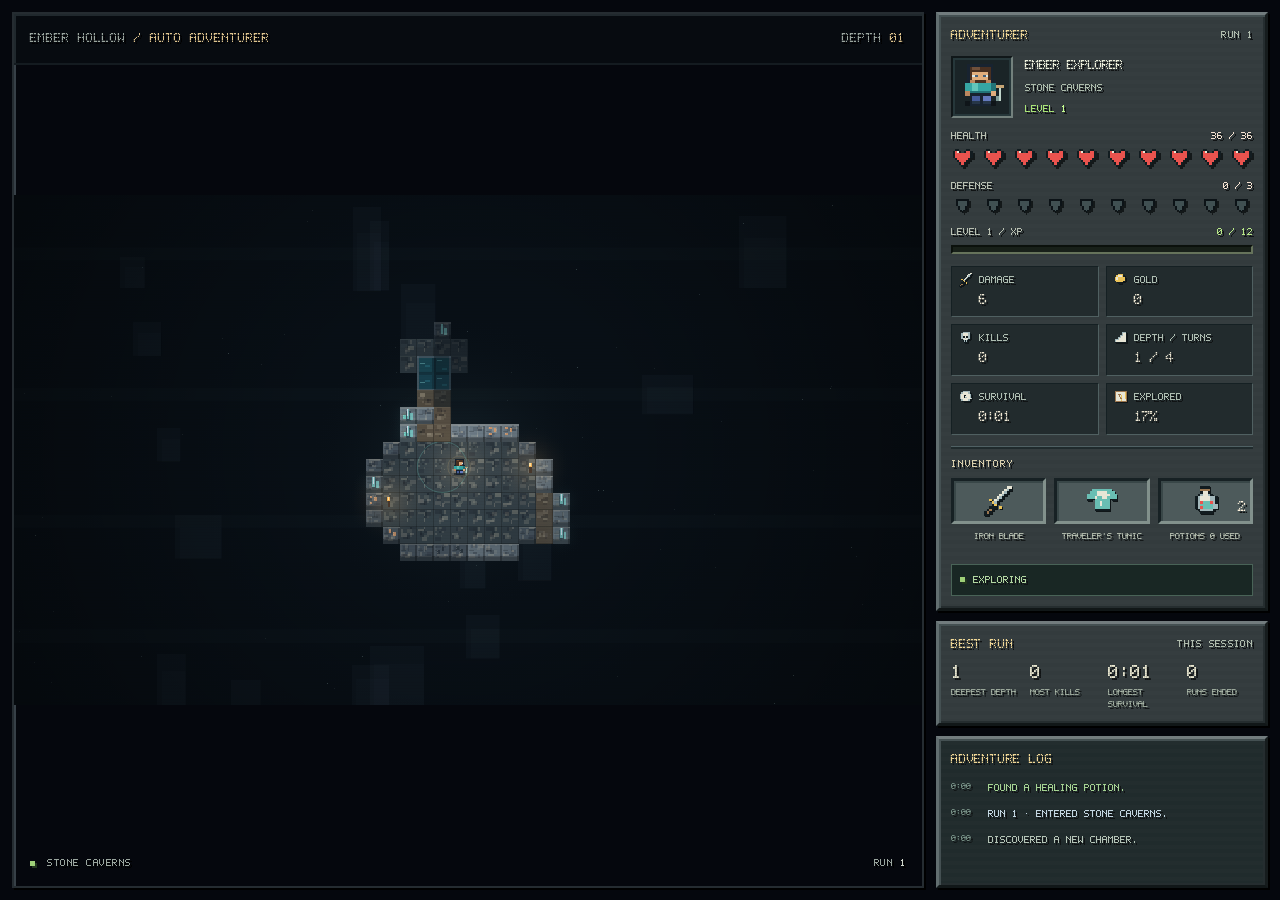
<file: index.html>
<!doctype html>
<html lang="en">
<head>
  <meta charset="utf-8">
  <meta name="viewport" content="width=device-width,initial-scale=1,viewport-fit=cover">
  <meta name="theme-color" content="#080e16">
  <meta name="description" content="An original, autonomous dungeon crawler screensaver.">
  <title>Ember Hollow</title>
  <link rel="icon" href="data:,">
  <link rel="stylesheet" href="./style.css">
</head>
<body>
  <main class="layout">
    <section class="stage" aria-label="Dungeon">
      <header class="stage-header"><span>EMBER HOLLOW <b> / AUTO ADVENTURER</b></span><span>DEPTH <b data-field="depthPadded">01</b></span></header>
      <canvas id="dungeon" width="960" height="540" aria-label="An autonomous top-down dungeon crawler exploring rooms, gathering loot and fighting creatures"></canvas>
      <footer class="stage-footer"><span class="live-dot"></span><span data-field="location">Stone caverns</span><span class="stage-run">RUN <b data-field="run">1</b></span></footer>
    </section>
    <aside class="report" aria-label="Live status report">
      <section class="panel current">
        <h2>ADVENTURER <span>RUN <b data-field="run">1</b></span></h2>
        <div class="character-sheet">
          <div class="portrait-slot"><canvas id="portrait" width="64" height="64" aria-label="Pixel adventurer portrait"></canvas></div>
          <div class="character-info"><strong>EMBER EXPLORER</strong><span data-field="location">Stone caverns</span><span class="rank">LEVEL <b data-field="heroLevel">1</b></span></div>
        </div>
        <div class="health-label"><span>HEALTH</span><strong data-field="hp">36 / 36</strong></div>
        <div class="icon-meter health" role="progressbar" aria-label="Health" aria-valuemin="0" aria-valuemax="36" aria-valuenow="36"></div>
        <div class="health-label armor-label"><span>DEFENSE</span><strong data-field="guard">0 / 3</strong></div>
        <div class="icon-meter armor-meter" role="progressbar" aria-label="Defense" aria-valuemin="0" aria-valuemax="3" aria-valuenow="0"></div>
        <div class="xp-label"><span>LEVEL <b data-field="heroLevel">1</b> / XP</span><strong data-field="xp">0 / 12</strong></div>
        <div class="meter experience" role="progressbar" aria-label="Experience" aria-valuemin="0" aria-valuemax="12" aria-valuenow="0"><i></i></div>
        <dl class="stats">
          <div><dt><span data-icon="sword"></span>DAMAGE</dt><dd data-field="attack">6</dd></div>
          <div><dt><span data-icon="gold"></span>GOLD</dt><dd data-field="gold">0</dd></div>
          <div><dt><span data-icon="skull"></span>KILLS</dt><dd data-field="kills">0</dd></div>
          <div><dt><span data-icon="stairs"></span>DEPTH / TURNS</dt><dd data-field="depth">1</dd></div>
          <div><dt><span data-icon="clock"></span>SURVIVAL</dt><dd data-field="survival">0:00</dd></div>
          <div><dt><span data-icon="map"></span>EXPLORED</dt><dd data-field="revealed">0%</dd></div>
        </dl>
        <h3>INVENTORY</h3>
        <div class="inventory" aria-label="Equipment and supplies">
          <div class="equipment"><div class="item-slot"><span data-icon="sword"></span></div><span data-field="weapon">Iron blade</span></div>
          <div class="equipment"><div class="item-slot"><span data-icon="tunic"></span></div><span data-field="armor">Traveler's tunic</span></div>
          <div class="equipment"><div class="item-slot"><span data-icon="potion"></span><strong class="stack-count" data-field="potionCount">1</strong></div><span>POTIONS <b data-field="potionsUsed">0</b> USED</span></div>
        </div>
        <div class="goal"><span class="live-dot"></span><span data-field="intent">Exploring</span></div>
      </section>
      <section class="panel records">
        <h2>BEST RUN <span>THIS SESSION</span></h2>
        <div class="record-grid">
          <div><strong data-field="bestDepth">1</strong><span>Deepest depth</span></div>
          <div><strong data-field="bestKills">0</strong><span>Most kills</span></div>
          <div><strong data-field="bestSurvival">0:00</strong><span>Longest survival</span></div>
          <div><strong data-field="deaths">0</strong><span>Runs ended</span></div>
        </div>
      </section>
      <section class="panel action-panel"><h2>ADVENTURE LOG</h2><ol id="action-log" aria-label="Recent dungeon events"></ol></section>
    </aside>
  </main>
  <script src="./js/core.js"></script>
  <script src="./js/sprites.js"></script>
  <script src="./js/render.js"></script>
  <script src="./js/status.js"></script>
  <script src="./js/main.js"></script>
</body>
</html>
</file>
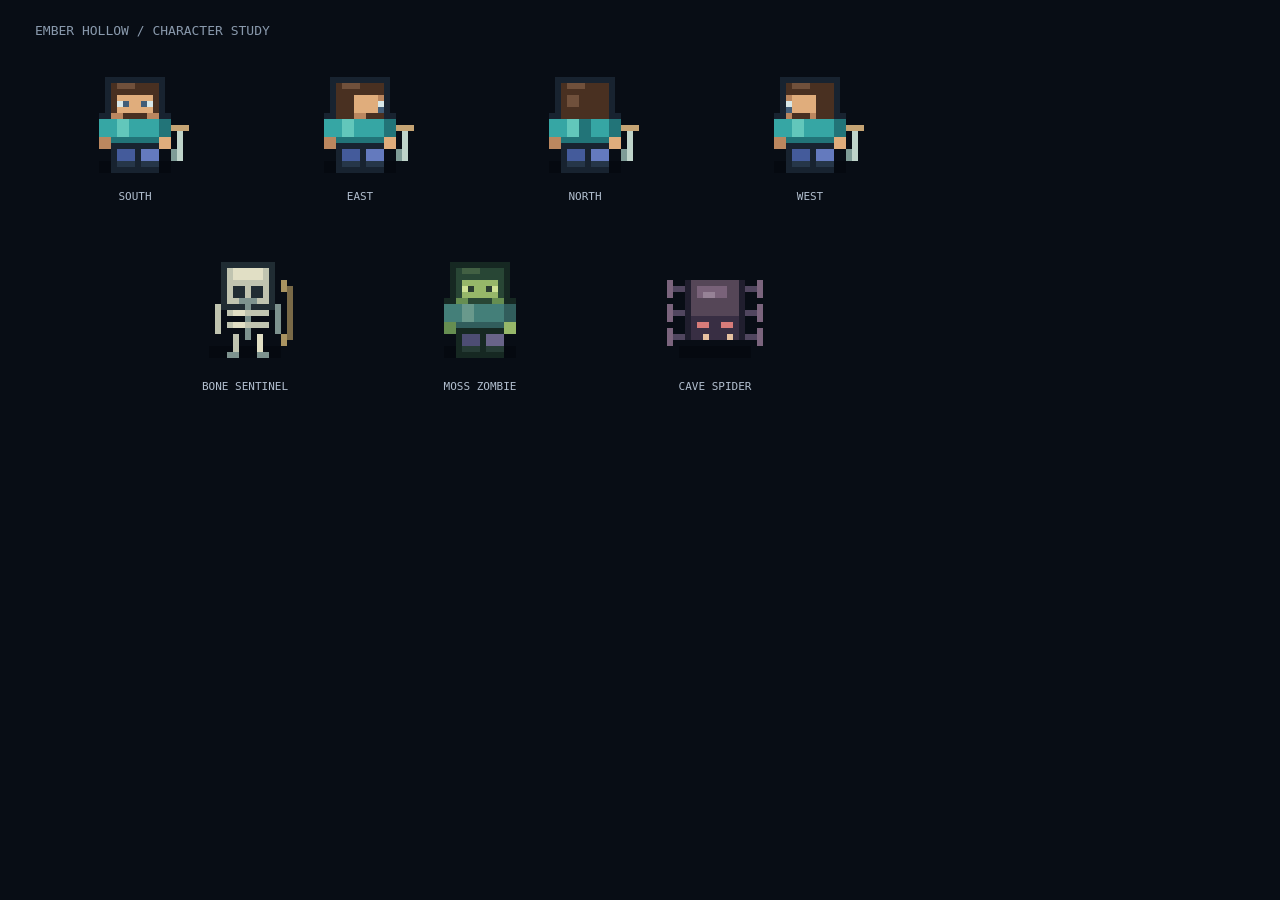
<file: sprite-preview.html>
<!doctype html><html lang="en"><meta charset="utf-8"><title>Ember Hollow · Sprite study</title>
<style>html,body{margin:0;background:#080d15;color:#bec8d6;font-family:Menlo,monospace}canvas{display:block;width:960px;height:440px;image-rendering:pixelated}</style>
<canvas id="sprites" width="960" height="440" aria-label="Pixel adventurer facing four directions, skeleton, zombie and spider"></canvas>
<script src="./js/sprites.js"></script><script>
const ctx=document.getElementById('sprites').getContext('2d');ctx.imageSmoothingEnabled=false;ctx.fillStyle='#080d15';ctx.fillRect(0,0,960,440);
ctx.font='13px Menlo,monospace';ctx.fillStyle='#8999ac';ctx.fillText('EMBER HOLLOW / CHARACTER STUDY',35,35);
ctx.font='11px Menlo,monospace';
const labels=['SOUTH','EAST','NORTH','WEST'];
for(let i=0;i<4;i++){ctx.save();ctx.translate(135+i*225,125);ctx.scale(6,6);DungeonSprites.draw(ctx,'hero',0,0,i,0,false,false,0,0,false);ctx.restore();ctx.fillStyle='#b2bfcf';ctx.textAlign='center';ctx.fillText(labels[i],135+i*225,200);}
const mobs=['skeleton','zombie','spider'],names=['BONE SENTINEL','MOSS ZOMBIE','CAVE SPIDER'];
for(let i=0;i<3;i++){ctx.save();ctx.translate(245+i*235,310);ctx.scale(6,6);DungeonSprites.draw(ctx,mobs[i],0,0,0,0,false,false,0,0,false);ctx.restore();ctx.fillStyle='#b2bfcf';ctx.textAlign='center';ctx.fillText(names[i],245+i*235,390);}
</script></html>
</file>
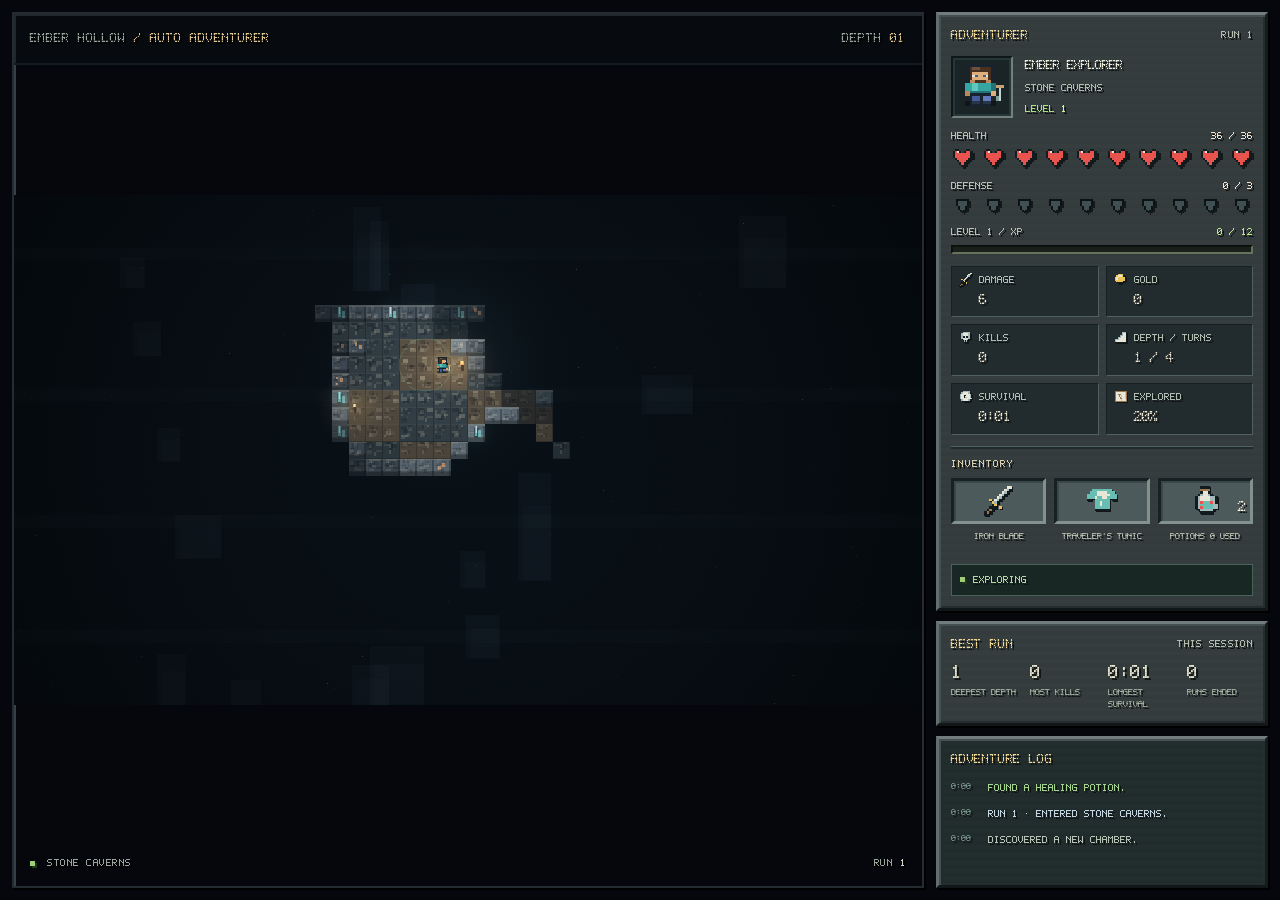
<file: standalone.html>
<!doctype html>
<html lang="en">
<head>
  <meta charset="utf-8">
  <meta name="viewport" content="width=device-width,initial-scale=1,viewport-fit=cover">
  <meta name="theme-color" content="#080e16">
  <meta name="description" content="An original, autonomous dungeon crawler screensaver.">
  <title>Ember Hollow</title>
  <link rel="icon" href="data:,">
  <style>
@font-face { font-family: 'Ember Pixel'; src: url('[data-uri]') format('woff'); font-display: swap; }
:root { color-scheme: dark; background: #05070d; color: #e2e2d6; font-family: 'Ember Pixel', Menlo, Consolas, monospace; font-weight: 400; }
* { box-sizing: border-box; }
html, body { width: 100%; height: 100%; margin: 0; overflow: hidden; }
body { position: fixed; inset: 0; cursor: none; user-select: none; }
.layout { display: grid; grid-template-columns: minmax(0, 1fr) 332px; gap: 12px; width: 100%; height: 100%; padding: 12px; }
.stage { position: relative; min-width: 0; min-height: 0; overflow: hidden; border: 2px solid #252c31; background: #05070d; box-shadow: inset 2px 2px #374047, 2px 2px #000; }
.stage-header, .stage-footer { position: absolute; left: 0; right: 0; display: flex; align-items: center; justify-content: space-between; gap: 12px; padding: 16px; font-size: 12px; line-height: 1.4; letter-spacing: 1px; color: #9aa59e; z-index: 1; text-shadow: 2px 2px #000; }
.stage-header { top: 0; border-bottom: 2px solid #141b20; background: #0a101580; }
.stage-header b { color: #dec48e; font-weight: normal; }
.stage-footer { bottom: 0; justify-content: flex-start; font-size: 10px; letter-spacing: .5px; }
.stage-run { margin-left: auto; }
b, strong { font-weight: 400; }
.stage-run b { color: #d1d7cb; }
canvas { display: block; width: 100%; height: 100%; object-fit: contain; image-rendering: pixelated; image-rendering: crisp-edges; }
.report { display: flex; flex-direction: column; gap: 10px; min-width: 0; min-height: 0; text-shadow: 2px 2px #101314; }
.panel { background-color: #333b3d; background-image: repeating-linear-gradient(0deg, transparent 0 4px, #ffffff03 4px 8px); border: 3px solid; border-color: #727c7e #161c1d #111718 #626e70; padding: 12px; box-shadow: inset 2px 2px #445052, inset -2px -2px #252d2f, 2px 2px #000; }
h2 { display: flex; justify-content: space-between; align-items: center; gap: 8px; margin: 0 0 12px; color: #f0d796; font-size: 12px; line-height: 1.4; letter-spacing: .8px; font-weight: 400; }
h2 span { color: #b0bcad; font-size: 10px; letter-spacing: .3px; }
.character-sheet { display: flex; align-items: center; gap: 12px; margin-bottom: 12px; }
.portrait-slot { flex: 0 0 62px; height: 62px; display: grid; place-items: center; background: #1a2427; border: 2px solid; border-color: #101719 #73817d #73817d #101719; box-shadow: inset 0 0 0 2px #26373a; }
#portrait { width: 56px; height: 56px; }
.character-info { display: flex; flex-direction: column; min-width: 0; gap: 8px; font-size: 10px; line-height: 1.3; }
.character-info strong { color: #edf0dc; font-size: 12px; }
.character-info > span { color: #aebdad; }
.character-info .rank { color: #a9e477; }
.rank b { color: #c6ff91; }
.health-label, .xp-label { display: flex; justify-content: space-between; align-items: center; gap: 8px; font-size: 10px; line-height: 1.2; color: #b9c0b2; }
.health-label strong { color: #f4e2d1; }
.icon-meter { display: flex; justify-content: space-between; gap: 4px; margin: 7px 0 11px; }
.meter-icon { position: relative; display: block; flex: 0 1 23px; width: 23px; height: 20px; filter: drop-shadow(2px 2px 0 #131819); }
.meter-icon svg { width: 100%; height: 100%; display: block; shape-rendering: crispEdges; }
.meter-icon .icon-fill { position: absolute; inset: 0; overflow: hidden; clip-path: inset(0 0 0 0); }
.armor-meter .meter-icon { height: 16px; }
.xp-label strong { color: #b8e888; }
.meter { height: 9px; background: #182019; border: 2px solid; border-color: #0b110c #66735b #66735b #0b110c; overflow: hidden; margin: 7px 0 12px; }
.meter i { display: block; width: 0%; height: 100%; background: repeating-linear-gradient(90deg, #85d547 0 10px, #b3ee70 10px 12px); box-shadow: inset 0 -2px #4c8d27; transition: width .15s linear; }
.stats { display: grid; grid-template-columns: 1fr 1fr; gap: 7px; margin: 0; font-size: 10px; line-height: 1.4; }
.stats div { background: #222b2d; border: 1px solid; border-color: #152023 #506061 #506061 #152023; padding: 6px 7px; }
.stats dt { display: flex; align-items: center; gap: 6px; color: #aebdb1; font-size: 10px; }
.stats dd { margin: 4px 0 0 20px; color: #f0e9d5; font-size: 14px; }
[data-icon] { display: inline-flex; align-items: center; justify-content: center; flex: 0 0 14px; width: 14px; height: 14px; }
[data-icon] svg { display: block; width: 100%; height: 100%; shape-rendering: crispEdges; filter: drop-shadow(1px 1px #101618); }
h3 { border-top: 2px solid #202b2d; box-shadow: 0 -1px #506164; padding-top: 10px; margin: 12px 0 9px; font-size: 10px; font-weight: 400; letter-spacing: 1px; color: #d9cfad; }
.inventory { display: grid; grid-template-columns: repeat(3,minmax(0,1fr)); gap: 8px; }
.equipment { min-width: 0; text-align: center; font-size: 9px; line-height: 1.5; color: #bfc8b8; }
.equipment > span { display: block; padding-top: 6px; min-height: 29px; overflow-wrap: anywhere; }
.item-slot { position: relative; display: grid; place-items: center; height: 46px; background: #4d5a5b; border: 3px solid; border-color: #172124 #82918c #82918c #172124; box-shadow: inset 2px 2px #394748; }
.item-slot [data-icon] { width: 30px; height: 30px; }
.stack-count { position: absolute; bottom: 3px; right: 4px; color: #fff4df; font-size: 14px; text-shadow: 2px 2px #101314; }
.goal { display: flex; gap: 8px; align-items: center; background: #192724; border: 1px solid #496357; padding: 8px; margin-top: 11px; font-size: 10px; line-height: 1.4; color: #b2d6a1; }
.live-dot { flex: 0 0 5px; width: 5px; height: 5px; background: #9ecf78; box-shadow: 2px 2px #21351d; }
.record-grid { display: grid; grid-template-columns: repeat(4,minmax(0,1fr)); gap: 10px 12px; }
.record-grid div { display: flex; flex-direction: column; gap: 5px; }
.record-grid strong { font-size: 18px; line-height: 1; color: #e8e6cf; }
.record-grid span { font-size: 9px; line-height: 1.3; color: #aab8a8; }
.action-panel { flex: 1; min-height: 0; overflow: hidden; display: flex; flex-direction: column; background-color: #202b2c; }
#action-log { margin: 0; padding: 0; list-style: none; overflow: hidden; }
#action-log li { display: grid; grid-template-columns: 30px 1fr; gap: 7px; margin-bottom: 10px; font-size: 10px; line-height: 1.6; color: #b4c3b6; }
#action-log time { font-size: 9px; color: #7c968b; }
#action-log .combat { color: #e1a79d; }
#action-log .loot, #action-log .level { color: #e6d196; }
#action-log .heal { color: #a5d392; }
#action-log .journey { color: #c3d6e1; }
body.ambient .layout { display: block; padding: 0; }
body.ambient .stage { width: 100%; height: 100%; border: 0; box-shadow: none; }
body.ambient .report, body.ambient .stage-header, body.ambient .stage-footer { display: none; }
@media (min-width: 1800px) { .layout { grid-template-columns: minmax(0,1fr) 380px; padding: 18px; gap: 18px; } .panel { padding: 16px; } .stats { font-size: 12px; } #action-log li { font-size: 12px; } }
@media (max-width: 760px) { .layout { grid-template-columns: minmax(0,1fr) 290px; gap: 7px; padding: 7px; } .panel { padding: 10px; } .stage-header { font-size: 10px; padding: 12px; letter-spacing: .5px; } .stage-header span:first-child b { display: none; } .character-info strong { font-size: 10px; } }
@media (max-height: 800px) { .character-sheet { display: none; } .panel { padding: 10px; } h2 { margin-bottom: 9px; } .stats div { padding: 5px 6px; } .stats dd { font-size: 12px; } .inventory .item-slot { height: 38px; } .item-slot [data-icon] { width: 26px; height: 26px; } .equipment > span { font-size: 8px; padding-top: 4px; min-height: 25px; } h3 { margin-top: 10px; padding-top: 8px; } }
@media (min-width: 521px) and (max-height: 800px) {
  .health .meter-icon { height: 17px; } .armor-meter .meter-icon { height: 12px; }
  .icon-meter { margin: 4px 0 8px; } .armor-meter { margin-bottom: 8px; }
  .meter { margin: 4px 0 10px; height: 8px; }
  .stats { gap: 5px; } .stats div { padding: 3px 6px; } .stats dt { font-size: 9px; }
  .stats dd { margin-top: 2px; }
  .equipment > span { min-height: 14px; }
  .goal { margin-top: 8px; padding: 6px; }
  .records { padding: 10px; } .record-grid { grid-template-columns: repeat(4,minmax(0,1fr)); gap: 7px; }
  .record-grid strong { font-size: 16px; } .record-grid span { font-size: 8px; line-height: 1.5; }
}
@media (max-height: 650px) { .records { display: none; } .current { flex-shrink: 0; } .current h3 { margin-top: 8px; } .icon-meter { margin: 5px 0 8px; } .armor-meter { display: none; } .armor-label { margin-bottom: 8px; } }
@media (max-width: 520px) { .layout { grid-template-columns: 1fr; grid-template-rows: minmax(0,1fr) 290px; } .report { display: grid; grid-template-columns: minmax(0,1.1fr) minmax(0,1fr); gap: 7px; } .records { display: none; } .current { overflow: hidden; } .character-sheet, .current h3, .inventory, .armor-label, .armor-meter, .stats div:nth-child(n+5) { display: none; } .stats { gap: 5px; } .stats dt { font-size: 8px; gap: 4px; } .stats dd { margin-left: 18px; font-size: 12px; } .stats div { padding: 4px; } .stage-footer { padding: 10px; } .current h2 span { display: none; } .meter-icon { height: 13px; } .icon-meter { gap: 1px; } h2 { font-size: 10px; } .goal { padding: 5px; margin-top: 8px; font-size: 8px; } .xp-label, .health-label { font-size: 8px; } .action-panel { padding: 9px; } #action-log li { font-size: 9px; } }

@media (min-width: 521px) and (max-height: 520px) { .inventory, .current h3 { display: none; } }
</style>
</head>
<body>
  <main class="layout">
    <section class="stage" aria-label="Dungeon">
      <header class="stage-header"><span>EMBER HOLLOW <b> / AUTO ADVENTURER</b></span><span>DEPTH <b data-field="depthPadded">01</b></span></header>
      <canvas id="dungeon" width="960" height="540" aria-label="An autonomous top-down dungeon crawler exploring rooms, gathering loot and fighting creatures"></canvas>
      <footer class="stage-footer"><span class="live-dot"></span><span data-field="location">Stone caverns</span><span class="stage-run">RUN <b data-field="run">1</b></span></footer>
    </section>
    <aside class="report" aria-label="Live status report">
      <section class="panel current">
        <h2>ADVENTURER <span>RUN <b data-field="run">1</b></span></h2>
        <div class="character-sheet">
          <div class="portrait-slot"><canvas id="portrait" width="64" height="64" aria-label="Pixel adventurer portrait"></canvas></div>
          <div class="character-info"><strong>EMBER EXPLORER</strong><span data-field="location">Stone caverns</span><span class="rank">LEVEL <b data-field="heroLevel">1</b></span></div>
        </div>
        <div class="health-label"><span>HEALTH</span><strong data-field="hp">36 / 36</strong></div>
        <div class="icon-meter health" role="progressbar" aria-label="Health" aria-valuemin="0" aria-valuemax="36" aria-valuenow="36"></div>
        <div class="health-label armor-label"><span>DEFENSE</span><strong data-field="guard">0 / 3</strong></div>
        <div class="icon-meter armor-meter" role="progressbar" aria-label="Defense" aria-valuemin="0" aria-valuemax="3" aria-valuenow="0"></div>
        <div class="xp-label"><span>LEVEL <b data-field="heroLevel">1</b> / XP</span><strong data-field="xp">0 / 12</strong></div>
        <div class="meter experience" role="progressbar" aria-label="Experience" aria-valuemin="0" aria-valuemax="12" aria-valuenow="0"><i></i></div>
        <dl class="stats">
          <div><dt><span data-icon="sword"></span>DAMAGE</dt><dd data-field="attack">6</dd></div>
          <div><dt><span data-icon="gold"></span>GOLD</dt><dd data-field="gold">0</dd></div>
          <div><dt><span data-icon="skull"></span>KILLS</dt><dd data-field="kills">0</dd></div>
          <div><dt><span data-icon="stairs"></span>DEPTH / TURNS</dt><dd data-field="depth">1</dd></div>
          <div><dt><span data-icon="clock"></span>SURVIVAL</dt><dd data-field="survival">0:00</dd></div>
          <div><dt><span data-icon="map"></span>EXPLORED</dt><dd data-field="revealed">0%</dd></div>
        </dl>
        <h3>INVENTORY</h3>
        <div class="inventory" aria-label="Equipment and supplies">
          <div class="equipment"><div class="item-slot"><span data-icon="sword"></span></div><span data-field="weapon">Iron blade</span></div>
          <div class="equipment"><div class="item-slot"><span data-icon="tunic"></span></div><span data-field="armor">Traveler's tunic</span></div>
          <div class="equipment"><div class="item-slot"><span data-icon="potion"></span><strong class="stack-count" data-field="potionCount">1</strong></div><span>POTIONS <b data-field="potionsUsed">0</b> USED</span></div>
        </div>
        <div class="goal"><span class="live-dot"></span><span data-field="intent">Exploring</span></div>
      </section>
      <section class="panel records">
        <h2>BEST RUN <span>THIS SESSION</span></h2>
        <div class="record-grid">
          <div><strong data-field="bestDepth">1</strong><span>Deepest depth</span></div>
          <div><strong data-field="bestKills">0</strong><span>Most kills</span></div>
          <div><strong data-field="bestSurvival">0:00</strong><span>Longest survival</span></div>
          <div><strong data-field="deaths">0</strong><span>Runs ended</span></div>
        </div>
      </section>
      <section class="panel action-panel"><h2>ADVENTURE LOG</h2><ol id="action-log" aria-label="Recent dungeon events"></ol></section>
    </aside>
  </main>
  <script>
/* Original autonomous roguelike simulation; no DOM, input or dependencies. */
(function(root){
  'use strict';
  const WIDTH=960, HEIGHT=540, COLS=48, ROWS=25, TILE=18;
  const DIRS=[[1,0],[0,1],[-1,0],[0,-1]];
  // Original block palettes: familiar cave moods, without external game textures.
  const THEMES=[
    {id:'stone',name:'Stone caverns',wall:'#697b87',floor:'#3a454d',mist:'#699da0',back:'#080f16',rock:['#53606b','#34434b','#778691'],ground:['#3b474e','#394d43','#625748'],accent:'#71d5ce',ore:['#202a33','#d89765','#62d0c0'],pool:2,torch:'#efaf56',particle:'#b2d3d0'},
    {id:'ember',name:'Ember depths',wall:'#ad5944',floor:'#63342f',mist:'#ae3d27',back:'#160b0e',rock:['#873e35','#442f38','#b66a4c'],ground:['#63322e','#392c39','#89492f'],accent:'#ffb751',ore:['#edaa55','#e25439','#b580be'],pool:3,torch:'#ffae41',particle:'#ffb064'},
    {id:'void',name:'Void reach',wall:'#afa88b',floor:'#686752',mist:'#8265bf',back:'#0c0918',rock:['#aaa78a','#353046','#ccc3a3'],ground:['#77735a','#393145','#92866b'],accent:'#c89aff',ore:['#c492eb','#585367','#e0cf8c'],pool:4,torch:'#bf8cef',particle:'#c1a0e8'}
  ];
  const NAMES=['Skeleton','Moss zombie','Cave spider'];
  function report(s,text,type='journey'){s.eventId++;s.events.push({id:s.eventId,time:s.time,text,type});if(s.events.length>64)s.events.shift();}
  function records(s){s.best.depth=Math.max(s.best.depth,s.depth);s.best.kills=Math.max(s.best.kills,s.runStats.kills);s.best.survival=Math.max(s.best.survival,s.runStats.time);}
  function runStats(){return{kills:0,potions:0,turns:0,time:0};}
  function hash(text){let h=2166136261; for(const c of String(text)){h^=c.charCodeAt(0);h=Math.imul(h,16777619);}return h>>>0;}
  function random(seed){let n=seed>>>0;return function(){n=(n+0x6D2B79F5)>>>0;let t=Math.imul(n^(n>>>15),n|1);t^=t+Math.imul(t^(t>>>7),t|61);return ((t^(t>>>14))>>>0)/4294967296;};}
  const key=(x,y)=>y*COLS+x;
  function floor(d,x,y){return x>=0&&x<COLS&&y>=0&&y<ROWS&&d.tiles[key(x,y)]===1;}
  function generate(seed,run,depth,biome){
    const rand=random(hash(seed+':'+run+':'+depth)), tiles=new Uint8Array(COLS*ROWS), rooms=[];
    function carve(x,y){if(x>0&&x<COLS-1&&y>0&&y<ROWS-1)tiles[key(x,y)]=1;}
    for(let attempt=0;attempt<240&&rooms.length<13;attempt++){
      const w=5+Math.floor(rand()*5),h=4+Math.floor(rand()*4),x=2+Math.floor(rand()*(COLS-w-4)),y=2+Math.floor(rand()*(ROWS-h-4));
      if(rooms.some(r=>x<r.x+r.w+2&&x+w+2>r.x&&y<r.y+r.h+2&&y+h+2>r.y))continue;
      rooms.push({x,y,w,h,cx:x+Math.floor(w/2),cy:y+Math.floor(h/2)});
      for(let yy=y;yy<y+h;yy++)for(let xx=x;xx<x+w;xx++){
        if((xx===x||xx===x+w-1)&&(yy===y||yy===y+h-1))continue;
        carve(xx,yy);
      }
    }
    // A connected tree with occasional extra passages: every generated room is reachable.
    function join(a,b){let x=a.cx,y=a.cy;const horiz=rand()>.5;
      while(x!==b.cx||y!==b.cy){carve(x,y);if((horiz&&x!==b.cx)||y===b.cy)x+=Math.sign(b.cx-x);else y+=Math.sign(b.cy-y);}carve(x,y);
    }
    for(let i=1;i<rooms.length;i++){
      let closest=rooms[0],best=Infinity;
      for(let j=0;j<i;j++){const d=Math.abs(rooms[i].cx-rooms[j].cx)+Math.abs(rooms[i].cy-rooms[j].cy);if(d<best){best=d;closest=rooms[j];}}
      join(rooms[i],closest);
    }
    for(let i=0;i<2;i++)join(rooms[Math.floor(rand()*rooms.length)],rooms[Math.floor(rand()*rooms.length)]);
    // Begin in a central chamber, keeping the initial scene visible on different displays.
    const start=rooms.reduce((a,b)=>Math.hypot(a.cx-24,a.cy-12)<Math.hypot(b.cx-24,b.cy-12)?a:b);
    const end=rooms.reduce((a,b)=>Math.abs(a.cx-start.cx)+Math.abs(a.cy-start.cy)>Math.abs(b.cx-start.cx)+Math.abs(b.cy-start.cy)?a:b);
    const theme=THEMES.find(t=>t.id===biome)||THEMES[(depth-1)%THEMES.length];
    const artSeed=hash(seed+':art:'+run+':'+depth),terrainRand=random(artSeed);
    // Jagged outcrops grow from existing room edges, keeping every added tile connected.
    for(const r of rooms)for(let i=0;i<4;i++){
      const x=r.x+1+Math.floor(terrainRand()*(r.w-2)),y=r.y+1+Math.floor(terrainRand()*(r.h-2));
      if(i%2===0){carve(x,r.y-1);carve(x,r.y);if(terrainRand()>.5)carve(x+1,r.y-1);}
      else{carve(r.x+r.w,y);carve(r.x+r.w-1,y);if(terrainRand()>.5)carve(r.x+r.w,y+1);}
    }
    const materials=new Uint8Array(COLS*ROWS),ores=new Uint8Array(COLS*ROWS);
    for(let y=0;y<ROWS;y++)for(let x=0;x<COLS;x++){
      // Coarse regions produce actual veins and block patches rather than random confetti.
      const patch=random(hash(artSeed+':patch:'+Math.floor(x/4)+':'+Math.floor(y/3)))();
      materials[key(x,y)]=patch<.24?1:patch>.84?2:0;
      const vein=random(hash(artSeed+':ore:'+Math.floor(x/3)+':'+Math.floor(y/3)))();
      if(!tiles[key(x,y)]&&vein>.64&&terrainRand()>.36)ores[key(x,y)]=1+Math.floor(vein*9)%3;
    }
    function connected(){
      const seen=new Uint8Array(COLS*ROWS),q=[key(start.cx,start.cy)];seen[q[0]]=1;
      for(let i=0;i<q.length;i++)for(const[dx,dy]of DIRS){const x=q[i]%COLS+dx,y=Math.floor(q[i]/COLS)+dy,k=key(x,y);if(x>=0&&x<COLS&&y>=0&&y<ROWS&&tiles[k]===1&&!seen[k]){seen[k]=1;q.push(k);}}
      return q.length===tiles.reduce((sum,t)=>sum+(t===1),0);
    }
    // Pools are impassable scenery. Roll back any pool that would sever a route.
    for(const r of rooms){
      if(r===start||r===end||terrainRand()<.3)continue;
      const x=r.x+1+Math.floor(terrainRand()*(r.w-3)),y=r.y+1+Math.floor(terrainRand()*(r.h-3)),changed=[];
      for(let yy=y;yy<y+2;yy++)for(let xx=x;xx<x+2;xx++)if(tiles[key(xx,yy)]===1){changed.push(key(xx,yy));tiles[key(xx,yy)]=theme.pool;}
      if(!connected())for(const k of changed)tiles[k]=1;
    }
    const occupied=new Set([key(start.cx,start.cy),key(end.cx,end.cy)]),enemies=[],items=[],torches=[];
    function place(r){for(let i=0;i<30;i++){const x=r.x+1+Math.floor(rand()*(r.w-2)),y=r.y+1+Math.floor(rand()*(r.h-2)),k=key(x,y);if(tiles[k]===1&&!occupied.has(k)){occupied.add(k);return{x,y};}}return null;}
    rooms.forEach((r,i)=>{
      torches.push({x:r.x-.15,y:r.y+r.h*.5,phase:rand()*10});
      torches.push({x:r.x+r.w-.85,y:r.y+1,phase:rand()*10});
      if(r!==start){const p=place(r);if(p)enemies.push({...p,px:p.x,py:p.y,id:i,type:i%3,hp:7+depth*3+(i%3)*2,hit:0,cooldown:0,phase:rand()*6,facing:0});}
      const p=place(r);if(p)items.push({...p,type:r===start?'potion':['gold','potion','relic'][i%3],taken:false});
    });
    return{tiles,rooms,start:{x:start.cx,y:start.cy},exit:{x:end.cx,y:end.cy},enemies,items,torches,seen:new Uint8Array(COLS*ROWS),visible:new Uint8Array(COLS*ROWS),visited:new Uint8Array(COLS*ROWS),floorCount:tiles.reduce((sum,t)=>sum+(t===1),0),materials,ores,theme,artSeed};
  }
  function sight(d,x0,y0,x1,y1){let dx=Math.abs(x1-x0),dy=Math.abs(y1-y0),sx=x0<x1?1:-1,sy=y0<y1?1:-1,err=dx-dy;
    while(x0!==x1||y0!==y1){if(d.tiles[key(x0,y0)]===0)return false;const e=err*2;if(e>-dy){err-=dy;x0+=sx;}if(e<dx){err+=dx;y0+=sy;}}
    return true;
  }
  function reveal(s){const d=s.dungeon,h=s.hero;d.visible.fill(0);
    for(let y=Math.max(0,h.y-8);y<=Math.min(ROWS-1,h.y+8);y++)for(let x=Math.max(0,h.x-8);x<=Math.min(COLS-1,h.x+8);x++){
      if(Math.hypot(x-h.x,y-h.y)<=8&&sight(d,h.x,h.y,x,y)){d.visible[key(x,y)]=1;d.seen[key(x,y)]=1;}
    }
    const k=key(h.x,h.y);if(!d.visited[k]){d.visited[k]=1;s.explored++;}
    for(const r of d.rooms)if(!r.discovered&&h.x>=r.x&&h.x<r.x+r.w&&h.y>=r.y&&h.y<r.y+r.h){r.discovered=true;report(s,'Discovered a new chamber.','explore');}
  }
  function path(d,start,goal){const previous=new Int16Array(COLS*ROWS).fill(-1),queue=[key(start.x,start.y)],target=key(goal.x,goal.y);previous[queue[0]]=queue[0];
    for(let i=0;i<queue.length;i++){const k=queue[i];if(k===target)break;for(const[dx,dy]of DIRS){const x=k%COLS+dx,y=Math.floor(k/COLS)+dy,n=key(x,y);if(floor(d,x,y)&&previous[n]===-1){previous[n]=k;queue.push(n);}}}
    if(previous[target]===-1)return[];const result=[];let k=target;while(k!==queue[0]){result.push({x:k%COLS,y:Math.floor(k/COLS)});k=previous[k];}return result.reverse();
  }
  function facing(dx,dy){return Math.abs(dx)>Math.abs(dy)?(dx>0?1:3):(dy<0?2:0);}
  function newHero(){return{x:0,y:0,px:0,py:0,rx:0,ry:0,face:1,facing:0,aimX:1,aimY:0,hp:36,maxHp:36,attack:5,defense:0,level:1,xp:0,potions:1,gold:0,hit:0,slash:0,heal:0};}
  function create(seed,biome){const s={biomeOverride:THEMES.some(t=>t.id===biome)?biome:null,seed:String(seed),run:1,depth:1,time:0,turn:0,tick:.22,age:0,hero:newHero(),dungeon:null,explored:0,particles:[],effects:[],transition:null,kills:0,deaths:0,descents:0,loot:0,goal:null,intent:'Exploring',events:[],eventId:0,runStats:runStats(),best:{depth:1,kills:0,survival:0}};load(s);return s;}
  function load(s){s.dungeon=generate(s.seed,s.run,s.depth,s.biomeOverride);const h=s.hero;h.x=h.px=h.rx=s.dungeon.start.x;h.y=h.py=h.ry=s.dungeon.start.y;h.hit=h.slash=h.heal=0;s.explored=0;s.age=0;s.turn=0;s.tick=.3;s.goal=null;s.intent='Exploring';s.particles.length=0;s.effects.length=0;reveal(s);report(s,s.depth===1?'Run '+s.run+' · entered '+s.dungeon.theme.name.toLowerCase()+'.':'Descended to depth '+s.depth+' · '+s.dungeon.theme.name.toLowerCase()+'.');records(s);}
  function burst(s,x,y,color,count){const rand=random(hash(s.seed+':'+s.time+':'+x+':'+y));for(let i=0;i<count&&s.particles.length<120;i++)s.particles.push({x,y,vx:(rand()-.5)*3,vy:(rand()-.5)*3,life:.3+rand()*.5,color});}
  function effect(s,x,y,color){if(s.effects.length<12)s.effects.push({x,y,color,life:.7});}
  function attack(s,e){const h=s.hero;s.intent='Fighting · '+NAMES[e.type].toLowerCase();h.face=e.x-h.x||h.face;h.aimX=e.x-h.x;h.aimY=e.y-h.y;h.facing=facing(h.aimX,h.aimY);h.slash=.24;e.hp-=h.attack+h.level;e.hit=.22;burst(s,e.x,e.y,'#e6b97c',6);
    if(e.hp<=0){s.kills++;s.runStats.kills++;h.xp+=4+s.depth;h.gold+=2;report(s,'Defeated '+NAMES[e.type].toLowerCase()+' · +'+(4+s.depth)+' XP.','loot');burst(s,e.x,e.y,'#8cd3bd',12);if(h.xp>=h.level*12){h.xp-=h.level*12;h.level++;h.maxHp+=5;h.hp=Math.min(h.maxHp,h.hp+13);effect(s,h.x,h.y,'#e8ca85');report(s,'Reached level '+h.level+' · health restored.','level');}}
    else report(s,'Struck '+NAMES[e.type].toLowerCase()+' for '+(h.attack+h.level)+'.','combat');
  }
  function takeItems(s){const h=s.hero;for(const item of s.dungeon.items){if(!item.taken&&item.x===h.x&&item.y===h.y){item.taken=true;s.loot++;if(item.type==='potion'){h.potions++;report(s,'Found a healing potion.','heal');}else if(item.type==='gold'){h.gold+=8;report(s,'Collected 8 gold.','loot');}else{h.attack+=1;h.defense=Math.min(3,h.defense+.25);report(s,'Ancient relic strengthened blade and armor.','loot');}effect(s,h.x,h.y,item.type==='potion'?'#69c7ba':'#e8c784');}}}
  function target(s){const d=s.dungeon,h=s.hero;
    // Threats first; loot next; then the nearest unvisited revealed floor.
    let route=[],best=Infinity;
    for(const e of d.enemies){if(e.hp<=0||!d.visible[key(e.x,e.y)]||Math.abs(e.x-h.x)+Math.abs(e.y-h.y)>6)continue;const p=path(d,h,e);if(p.length<best){best=p.length;route=p;}}
    if(route.length){s.intent='Approaching a creature';return route;}
    if(s.explored/d.floorCount>.76||s.age>105){s.intent='Finding the stairs';return path(d,h,d.exit);}
    for(const item of d.items){if(!item.taken&&d.seen[key(item.x,item.y)]){const p=path(d,h,item);if(p.length&&p.length<best){best=p.length;route=p;}}}
    if(route.length){s.intent='Collecting supplies';return route;}
    // A BFS frontier avoids picking inaccessible corners or getting stuck in corridors.
    const q=[{x:h.x,y:h.y}],seen=new Uint8Array(COLS*ROWS);seen[key(h.x,h.y)]=1;
    for(let i=0;i<q.length;i++){const p=q[i];if(d.seen[key(p.x,p.y)]&&!d.visited[key(p.x,p.y)]){s.intent='Exploring';return path(d,h,p);}
      for(const[dx,dy]of DIRS){const x=p.x+dx,y=p.y+dy,k=key(x,y);if(floor(d,x,y)&&!seen[k]){seen[k]=1;q.push({x,y});}}
    }
    s.intent='Finding the stairs';return path(d,h,d.exit);
  }
  function turn(s){const h=s.hero,d=s.dungeon;s.turn++;s.runStats.turns++;
    if(h.hp<h.maxHp*.48&&h.potions>0){const healed=Math.min(20,h.maxHp-h.hp);h.potions--;s.runStats.potions++;h.hp=Math.min(h.maxHp,h.hp+20);h.heal=.8;effect(s,h.x,h.y,'#7fd4c3');report(s,'Used a potion · restored '+healed+' health.','heal');}
    const adjacent=d.enemies.find(e=>e.hp>0&&Math.abs(e.x-h.x)+Math.abs(e.y-h.y)<=1);
    if(adjacent)attack(s,adjacent);
    else{
      const route=target(s),next=route[0];s.goal=route[route.length-1]||null;
      if(next){const blocker=d.enemies.find(e=>e.hp>0&&e.x===next.x&&e.y===next.y);if(blocker)attack(s,blocker);else{h.px=h.x;h.py=h.y;h.face=next.x-h.x||h.face;h.facing=facing(next.x-h.x,next.y-h.y);h.x=next.x;h.y=next.y;reveal(s);takeItems(s);}}
    }
    for(const e of d.enemies){if(e.hp<=0)continue;const dist=Math.abs(e.x-h.x)+Math.abs(e.y-h.y);
      if(dist<=1&&e.cooldown<=0){const damage=Math.max(1,2+s.depth+e.type-h.defense);h.hp-=damage;h.hit=.2;e.cooldown=.95;burst(s,h.x,h.y,'#d77581',5);report(s,NAMES[e.type]+' dealt '+damage+' damage.','combat');}
      else if(dist>1&&dist<7&&d.visible[key(e.x,e.y)]&&s.turn%3===e.id%3){const p=path(d,e,h)[0];if(p&&!(p.x===h.x&&p.y===h.y)&&!d.enemies.some(other=>other!==e&&other.hp>0&&other.x===p.x&&other.y===p.y)){e.facing=facing(p.x-e.x,p.y-e.y);e.px=e.x;e.py=e.y;e.x=p.x;e.y=p.y;}}
    }
    if(h.hp<=0){s.deaths++;s.intent='Fallen · a new run begins';report(s,'Run '+s.run+' ended at depth '+s.depth+' · '+s.runStats.kills+' kills.','combat');s.transition={elapsed:0,kind:'death',swapped:false};burst(s,h.x,h.y,'#e9be8b',24);}
    else if(h.x===d.exit.x&&h.y===d.exit.y&&(s.explored/d.floorCount>.76||s.age>105)){s.intent='Descending';s.transition={elapsed:0,kind:'descend',swapped:false};}
    records(s);
  }
  function update(s,dt){if(!Number.isFinite(dt)||dt<=0)return;dt=Math.min(dt,.1);s.time+=dt;s.age+=dt;const h=s.hero;
    if(!s.transition&&h.hp>0)s.runStats.time+=dt;
    records(s);
    h.hit=Math.max(0,h.hit-dt);h.slash=Math.max(0,h.slash-dt);h.heal=Math.max(0,h.heal-dt);
    const blend=1-Math.exp(-dt*19);h.rx+=(h.x-h.rx)*blend;h.ry+=(h.y-h.ry)*blend;
    for(const e of s.dungeon.enemies){e.hit=Math.max(0,e.hit-dt);e.cooldown=Math.max(0,e.cooldown-dt);e.px+=(e.x-e.px)*blend;e.py+=(e.y-e.py)*blend;}
    for(let i=s.particles.length-1;i>=0;i--){const p=s.particles[i];p.life-=dt;p.x+=p.vx*dt;p.y+=p.vy*dt;if(p.life<=0)s.particles.splice(i,1);}
    for(let i=s.effects.length-1;i>=0;i--){s.effects[i].life-=dt;if(s.effects[i].life<=0)s.effects.splice(i,1);}
    if(s.transition){s.transition.elapsed+=dt;if(!s.transition.swapped&&s.transition.elapsed>=1.6){if(s.transition.kind==='death'){s.run++;s.depth=1;s.hero=newHero();s.runStats=runStats();}else{s.depth++;s.descents++;h.hp=Math.min(h.maxHp,h.hp+6);}load(s);s.transition.swapped=true;}if(s.transition.elapsed>=2.8)s.transition=null;return;}
    s.tick-=dt;if(s.tick<=0){s.tick+=.26;turn(s);}
  }
  const api={WIDTH,HEIGHT,COLS,ROWS,TILE,DIRS,THEMES,hash,random,key,floor,generate,path,reveal,create,update};root.DungeonCore=api;if(typeof module!=='undefined'&&module.exports)module.exports=api;
})(typeof globalThis!=='undefined'?globalThis:window);
</script>
  <script>
/* Original, hand-drawn blocky sprites. Each character fits inside an 18px tile. */
(function(root){
  'use strict';
  const palettes={
    hero:{outline:'#182330',hair:'#493021',hairLight:'#70503b',skin:'#bb875f',skinLight:'#e0ad7c',eye:'#d8e8e9',pupil:'#415d78',shirt:'#36a6a4',shirtLight:'#62c7bb',shirtDark:'#227478',pants:'#445b9b',pantsLight:'#647abe',boots:'#263648'},
    zombie:{outline:'#162822',hair:'#284635',hairLight:'#426043',skin:'#668e51',skinLight:'#96b769',eye:'#cee295',pupil:'#293b30',shirt:'#447f79',shirtLight:'#69998c',shirtDark:'#315d5c',pants:'#4d4d73',pantsLight:'#696489',boots:'#263b35'}
  };
  function block(c,color,x,y,w,h){c.fillStyle=color;c.fillRect(x,y,w,h);}
  function shadow(c){c.save();c.globalAlpha*=.45;block(c,'#03060b',-6,6,12,2);c.restore();}
  function humanoid(c,p,facing,frame,moving){
    const side=facing===1||facing===3,back=facing===2,step=moving?(frame?1:-1):0;
    shadow(c);
    // Legs alternate by one pixel; the head stays still while arms counter-swing.
    block(c,p.outline,-4,3,8,5);
    block(c,p.pants,-3,3,3,3+Math.max(0,step));block(c,p.pantsLight,1,3,3,3+Math.max(0,-step));
    block(c,p.boots,-3,6+Math.max(0,step),3,1);block(c,p.boots,1,6+Math.max(0,-step),3,1);
    block(c,p.outline,-6,-2,12,6);
    block(c,p.shirt,-4,-2,8,5);block(c,p.shirtDark,-4,2,8,1);block(c,p.shirtLight,-3,-1,2,3);
    block(c,p.shirt,-6,-1-step,2,3);block(c,p.shirtDark,4,-1+step,2,3);
    block(c,p.skin,-6,2-step,2,2);block(c,p.skinLight,4,2+step,2,2);
    block(c,p.outline,-5,-8,10,7);
    block(c,p.skin,-4,-7,8,6);block(c,p.skinLight,-3,-6,6,4);
    block(c,p.hair,-4,-7,8,2);block(c,p.hairLight,-3,-7,3,1);
    if(back){block(c,p.hair,-4,-6,8,5);block(c,p.hairLight,-3,-5,2,2);block(c,p.shirtDark,-1,-1,2,3);}
    else if(side){const edge=facing===1?3:-4;block(c,p.hair,facing===1?-4:1,-6,3,5);block(c,p.eye,edge,-4,1,1);block(c,p.pupil,edge,-3,1,1);block(c,p.hair,facing===1?1:-3,-2,3,1);}
    else{block(c,p.hair,-4,-5,1,3);block(c,p.hair,3,-5,1,3);block(c,p.eye,-3,-4,2,1);block(c,p.eye,1,-4,2,1);block(c,p.pupil,-2,-4,1,1);block(c,p.pupil,1,-4,1,1);block(c,p.hair,-2,-2,4,1);}
  }
  function skeleton(c,facing,frame,moving){
    const bone='#c0c4b0',light='#e1dfc5',shade='#7d928e',dark='#202c33',step=moving?(frame?1:-1):0;
    shadow(c);block(c,dark,-4,-8,9,8);block(c,bone,-3,-7,7,6);block(c,light,-2,-7,5,2);
    if(facing!==2){block(c,dark,facing===1?2:-2,-4,facing===0?2:1,2);if(facing===0)block(c,dark,1,-4,2,2);block(c,shade,-1,-2,3,1);}
    else block(c,shade,-2,-3,5,1);
    block(c,shade,0,-1,1,6);for(let y=0;y<4;y+=2){block(c,bone,-3,y,7,1);block(c,light,-2,y,2,1);}
    block(c,bone,-5,-1-step,1,5);block(c,shade,5,-1+step,1,5);
    block(c,bone,-2,4,1,3+Math.max(0,step));block(c,light,2,4,1,3+Math.max(0,-step));
    block(c,shade,-3,7,2,1);block(c,shade,2,7,2,1);
    // A splintered bow makes the silhouette different from the humanoids.
    block(c,'#796947',7,-4,1,9);block(c,'#aa9461',6,-5,1,2);block(c,'#aa9461',6,4,1,2);
  }
  function spider(c,frame,moving,time,phase){
    const step=moving?(frame?1:-1):0;shadow(c);
    for(const sign of [-1,1])for(let i=0;i<3;i++){
      const y=-4+i*4;block(c,'#51465f',sign<0?-7:4,y+step*(i%2?1:-1),3,1);block(c,'#7b647d',sign<0?-8:7,y-1,1,3);
    }
    block(c,'#201e2e',-5,-5,10,10);block(c,'#554657',-4,-5,8,7);block(c,'#796279',-3,-4,5,2);block(c,'#382e43',-4,1,8,4);
    block(c,'#968296',-2,-3,2,1);block(c,'#d77b79',-3,2,2,1);block(c,'#d77b79',1,2,2,1);block(c,'#e7c1a0',-2,4,1,1);block(c,'#e7c1a0',2,4,1,1);
  }
  function draw(c,kind,x,y,facing,frame,moving,hit,time,phase,dead){
    c.save();c.translate(Math.round(x),Math.round(y));
    if(dead)c.rotate(Math.PI/2);
    if(hit)c.globalAlpha*=.55+.4*(Math.sin(time*75)>0?1:0);
    if(kind==='hero'||kind==='zombie')humanoid(c,palettes[kind],facing,frame,moving);
    else if(kind==='skeleton')skeleton(c,facing,frame,moving);
    else spider(c,frame,moving,time,phase);
    if(kind==='hero'){
      // Small pale blade hangs at the right hip until the combat arc takes over.
      block(c,'#bfd4ca',7,1,1,5);block(c,'#7f9c97',6,4,1,2);block(c,'#c5a474',6,0,3,1);
    }
    c.restore();
  }
  root.DungeonSprites={draw};
})(typeof globalThis!=='undefined'?globalThis:window);
</script>
  <script>
/* Original block cave artwork, cached pixel textures and atmospheric animation. */
(function(root){
  'use strict';
  const C=root.DungeonCore,W=C.WIDTH,H=C.HEIGHT,T=C.TILE,OX=(W-C.COLS*T)/2,OY=(H-C.ROWS*T)/2;
  const sx=x=>OX+(x+.5)*T,sy=y=>OY+(y+.5)*T;
  function rect(c,color,x,y,w,h){c.fillStyle=color;c.fillRect(Math.round(x),Math.round(y),w,h);}
  function glow(c,x,y,r,color,alpha){c.save();c.globalAlpha*=alpha;c.globalCompositeOperation='screen';const g=c.createRadialGradient(x,y,0,x,y,r);g.addColorStop(0,color);g.addColorStop(1,'rgba(0,0,0,0)');c.fillStyle=g;c.fillRect(x-r,y-r,r*2,r*2);c.restore();}
  function texture(theme,material,wall,variant){
    const canvas=document.createElement('canvas');canvas.width=T;canvas.height=T;
    const c=canvas.getContext('2d'),rand=C.random(C.hash(theme.id+':'+material+':'+wall+':'+variant));
    const base=(wall?theme.rock:theme.ground)[material];
    rect(c,base,0,0,T,T);
    // Broad squared mineral facets make each tile read as a block, even at small sizes.
    for(let i=0;i<9;i++){
      c.globalAlpha=.10+rand()*.15;
      rect(c,i%2?'#030510':'#fff0d2',1+Math.floor(rand()*6)*2,1+Math.floor(rand()*6)*2,2+Math.floor(rand()*3)*2,2+Math.floor(rand()*2)*2);
    }
    c.globalAlpha=1;
    if(wall){
      rect(c,'rgba(246,231,206,.18)',0,0,T,2);
      rect(c,'rgba(255,255,255,.07)',0,2,2,T-5);
      rect(c,'rgba(0,0,0,.36)',0,T-5,T,5);
      rect(c,'rgba(0,0,0,.28)',T-2,2,2,T-2);
      rect(c,'rgba(255,255,255,.1)',1,T-5,T-3,1);
      rect(c,'rgba(0,0,0,.2)',1,7,5,1);rect(c,'rgba(0,0,0,.17)',9,3,1,5);
    }else{
      rect(c,'rgba(255,246,221,.07)',0,0,T-1,1);
      rect(c,'rgba(0,0,0,.26)',0,T-1,T,1);rect(c,'rgba(0,0,0,.22)',T-1,0,1,T);
      if(material===1&&theme.id==='stone'){
        for(let i=0;i<6;i++)rect(c,i%2?'#5c785b':'#355b4b',2+Math.floor(rand()*6)*2,2+Math.floor(rand()*6)*2,3,2);
      }
      if(material===2&&theme.id==='ember'){
        rect(c,'#c47735',4,4,5,1);rect(c,'#c47735',8,5,1,4);rect(c,'#e9a34b',9,8,4,1);
      }
    }
    return canvas;
  }
  function createRenderer(canvas){
    const c=canvas.getContext('2d',{alpha:false});c.imageSmoothingEnabled=false;
    let artSeed=-1,noise=[],atlas=null;
    const dust=Array.from({length:70},(_,i)=>{const r=C.random(i+247);return{x:r()*W,y:r()*H,v:r()*3+1,phase:r()*6};});
    const silhouettes=Array.from({length:16},(_,i)=>{const r=C.random(i+811);return{x:r()*W,y:r()*H,w:18+r()*50,h:30+r()*90};});
    const vignette=c.createRadialGradient(W/2,H/2,170,W/2,H/2,580);vignette.addColorStop(0,'rgba(0,0,0,0)');vignette.addColorStop(1,'rgba(0,0,0,.46)');
    function liquid(d,x,y,time,light){
      const theme=d.theme,k=C.key(x,y),kind=d.tiles[k],px=OX+x*T,py=OY+y*T;
      const colors=kind===2?['#173f4d','#2a7180','#78bfc2']:kind===3?['#c14521','#ef7b28','#ffd069']:['#151023','#50336d','#b27ddb'];
      c.globalAlpha=light;rect(c,colors[0],px,py,T,T);
      const pulse=Math.sin(time*(kind===3?2:1)+noise[k]*6)*.5+.5;
      c.globalAlpha=light*(.28+pulse*.23);rect(c,colors[1],px+2,py+2,T-4,T-4);
      const shift=Math.floor(time*(kind===3?2:1)+noise[k]*7)%6;
      c.globalAlpha=light*.65;
      if(kind===4){rect(c,colors[2],px+3+shift,py+6,1,1);rect(c,colors[1],px+10-shift,py+12,2,1);}
      else{rect(c,colors[2],px+3,py+4+shift,6,1);rect(c,colors[1],px+9,py+12-shift,5,2);}
      // Exposed banks give water, lava and chasms an inset edge.
      c.globalAlpha=light;
      for(const[dx,dy]of C.DIRS)if(C.floor(d,x+dx,y+dy)){
        if(dx)rect(c,theme.rock[0],px+(dx>0?T-2:0),py,2,T);
        else rect(c,theme.rock[0],px,py+(dy>0?T-2:0),T,2);
      }
      if(kind===3&&d.visible[k])glow(c,sx(x),sy(y),29,theme.accent,.16+pulse*.06);
    }
    function draw(s){
      const d=s.dungeon,h=s.hero,time=s.time,theme=d.theme;
      if(artSeed!==d.artSeed){
        artSeed=d.artSeed;const rand=C.random(artSeed);noise=Array.from({length:C.COLS*C.ROWS},()=>rand());
        atlas=[false,true].map(wall=>Array.from({length:3},(_,m)=>Array.from({length:8},(_,v)=>texture(theme,m,wall,v))));
      }
      c.globalAlpha=1;c.globalCompositeOperation='source-over';rect(c,theme.back,0,0,W,H);
      // Huge distant stone silhouettes drift separately from the stable gameplay grid.
      for(const p of silhouettes){const drift=Math.sin(time*.035+p.x)*5;c.globalAlpha=.065;
        rect(c,theme.rock[0],p.x+drift,p.y,p.w,p.h);rect(c,theme.rock[1],p.x+drift+5,p.y+p.h*.3,p.w-5,p.h*.7);
      }
      c.globalAlpha=1;glow(c,sx(h.rx),sy(h.ry),165,theme.mist,.15);
      for(let y=1;y<C.ROWS-1;y++)for(let x=1;x<C.COLS-1;x++){
        const k=C.key(x,y),seen=d.seen[k],visible=d.visible[k],tile=d.tiles[k];
        if(!seen)continue;
        if(tile===0&&!C.DIRS.some(([dx,dy])=>d.tiles[C.key(x+dx,y+dy)]>0))continue;
        const distance=Math.hypot(x-h.rx,y-h.ry),light=visible?Math.max(.56,1-distance/19):.36;
        if(tile>1){liquid(d,x,y,time,light);continue;}
        c.globalAlpha=light;
        c.drawImage(atlas[tile===0?1:0][d.materials[k]][Math.floor(noise[k]*8)],OX+x*T,OY+y*T);
        if(tile===0){
          const ore=d.ores[k];
          if(ore){const color=theme.ore[ore-1];
            for(let i=0;i<4;i++){const ox=3+((i*5+Math.floor(noise[k]*17))%10),oy=3+((i*3+Math.floor(noise[k]*13))%8);rect(c,color,OX+x*T+ox,OY+y*T+oy,3,2);rect(c,'rgba(255,255,255,.24)',OX+x*T+ox,OY+y*T+oy,1,1);}
            if(visible&&((theme.id==='void')||(theme.id==='ember'&&ore===1)))glow(c,sx(x),sy(y),22,color,.18);
          }
          // Crystal formations grow from selected walls, never from a walkable route.
          if(noise[k]>.89&&theme.id!=='ember'){
            const px=sx(x),py=sy(y),color=theme.id==='void'?'#bd91e0':'#73c9c5';
            rect(c,'#273842',px-3,py-5,6,10);rect(c,color,px-2,py-7,3,10);rect(c,'#e5def0',px-1,py-7,1,7);rect(c,color,px+2,py-3,3,7);
            if(visible)glow(c,px,py,23,color,.12);
          }
        }else if(d.visited[k]){
          c.globalAlpha=visible?.18:.07;rect(c,'#e3cfaa',sx(x)-3,sy(y)+4,1,1);rect(c,'#e3cfaa',sx(x)+2,sy(y)+2,1,1);
        }
      }
      c.globalAlpha=1;
      for(const t of d.torches){const x=Math.round(t.x),y=Math.round(t.y),k=C.key(x,y);if(!d.seen[k])continue;
        c.globalAlpha=d.visible[k]?1:.25;const flicker=.8+Math.sin(time*9+t.phase)*.1+Math.sin(time*17+t.phase)*.06;
        glow(c,sx(t.x),sy(t.y),45,theme.torch,flicker*.24);
        rect(c,'#48382c',sx(t.x)-1,sy(t.y),3,6);rect(c,theme.torch,sx(t.x)-2,sy(t.y)-4,4,4);rect(c,theme.id==='void'?'#ead3ff':'#ffe1a0',sx(t.x)-1,sy(t.y)-3-flicker,2,3);
      }
      c.globalAlpha=1;
      const ek=C.key(d.exit.x,d.exit.y);
      if(d.seen[ek]){
        const x=sx(d.exit.x),y=sy(d.exit.y);c.globalAlpha=d.visible[ek]?1:.38;
        rect(c,'#24242e',x-8,y-10,16,19);rect(c,theme.accent,x-5,y-8,10,15);
        c.globalAlpha*=.65+.12*Math.sin(time*3);rect(c,theme.back,x-3,y-6,6,11);
        rect(c,theme.rock[0],x-8,y-10,3,19);rect(c,theme.rock[0],x+5,y-10,3,19);rect(c,theme.rock[2],x-8,y-10,16,3);
        if(d.visible[ek])glow(c,x,y,35,theme.accent,.19);
      }
      for(const item of d.items){const k=C.key(item.x,item.y);if(item.taken||!d.seen[k])continue;c.globalAlpha=d.visible[k]?(.85+Math.sin(time*2+item.x)*.1):.3;
        const x=sx(item.x),y=sy(item.y),color=item.type==='potion'?'#7dc5bb':'#e9bd66';
        if(d.visible[k])glow(c,x,y,18,color,.12);
        if(item.type==='gold'){rect(c,'#765029',x-4,y+1,8,4);rect(c,'#e9bd66',x-4,y,8,2);rect(c,'#ffdf97',x-2,y-3,5,3);rect(c,'#fff0b6',x-2,y-3,2,1);}
        else if(item.type==='relic'){rect(c,'#52496c',x-3,y-5,6,9);rect(c,'#c0a8ea',x-2,y-4,4,7);rect(c,'#f0e1ff',x-1,y-3,1,4);}
        else{rect(c,'#b9d4ce',x-1,y-5,3,2);rect(c,'#507e82',x-3,y-3,7,7);rect(c,'#90d3c1',x-2,y,5,3);rect(c,'#d2ebe0',x-2,y-2,1,2);}
      }
      c.globalAlpha=1;
      for(const e of d.enemies){const k=C.key(e.x,e.y);if(e.hp<=0){if(d.seen[k]){c.globalAlpha=.24;rect(c,'#b5b2a8',sx(e.x)-4,sy(e.y),8,2);rect(c,'#b5b2a8',sx(e.x)-1,sy(e.y)-3,2,6);}continue;}if(!d.visible[k])continue;
        c.globalAlpha=1;const x=sx(e.px),y=sy(e.py),color=e.hit>0?'#fff1c9':['#ba8b9d','#7bbfb2','#aaa5d3'][e.type];
        glow(c,x,y,22,color,.09);const moving=Math.hypot(e.x-e.px,e.y-e.py)>.03;DungeonSprites.draw(c,['skeleton','zombie','spider'][e.type],x,y,e.facing||0,Math.floor(time*9+e.phase)%2,moving,e.hit>0,time,e.phase,false);
      }
      c.globalAlpha=1;
      const hx=sx(h.rx),hy=sy(h.ry),alive=h.hp>0;
      if(alive){
        glow(c,hx,hy,46,h.heal>0?'#72d5c4':'#f0b65e',.20);glow(c,hx,hy,15,'#f5ce87',.12);
        c.strokeStyle='rgba(227,190,121,'+(.14+Math.sin(time*2)*.04)+')';c.lineWidth=1;c.beginPath();c.arc(hx,hy,12,0,Math.PI*2);c.stroke();
        DungeonSprites.draw(c,'hero',hx,hy,h.facing||0,Math.floor(time*10)%2,Math.hypot(h.x-h.rx,h.y-h.ry)>.03,h.hit>0,time,0,false);
        if(h.slash>0){const a=1-h.slash/.24,angle=Math.atan2(h.aimY,h.aimX);c.globalAlpha=h.slash/.24;c.strokeStyle='#e8d3a5';c.lineWidth=2;c.beginPath();c.arc(hx,hy,19,angle-1.1,angle-1.1+a*2.2);c.stroke();c.globalAlpha=1;}
      }else{c.globalAlpha=Math.max(0,1-s.transition.elapsed);DungeonSprites.draw(c,'hero',hx,hy,h.facing||0,0,false,false,time,0,true);c.globalAlpha=1;}
      for(const e of s.effects){c.globalAlpha=e.life/.7;c.strokeStyle=e.color;c.lineWidth=1;c.beginPath();c.arc(sx(e.x),sy(e.y),8+(1-e.life/.7)*26,0,Math.PI*2);c.stroke();}
      for(const p of s.particles){c.globalAlpha=Math.min(1,p.life*2);rect(c,p.color,sx(p.x),sy(p.y),2,2);}
      // Tiny spores, rising cinders or void motes; a few broad fog ribbons stay in the background.
      for(const p of dust){
        const x=(p.x+time*p.v*(theme.id==='void'?.4:1))%W,y=theme.id==='ember'?((p.y-time*p.v*3)%H+H)%H:p.y+Math.sin(time*.2+p.phase)*7;
        c.globalAlpha=.10+Math.max(0,Math.sin(time*.7+p.phase))*.17;rect(c,theme.particle,x,y,theme.id==='ember'?2:1,1);
      }
      for(let i=0;i<4;i++){const y=H*(i+.4)/4+Math.sin(time*.06+i)*17;c.globalAlpha=.018;c.fillStyle=theme.mist;c.fillRect(0,y,W,14);}
      c.globalAlpha=.025;for(let y=0;y<H;y+=3)rect(c,'#000000',0,y,W,1);
      c.globalAlpha=1;c.fillStyle=vignette;c.fillRect(0,0,W,H);
      if(s.transition){const t=s.transition.elapsed,alpha=s.transition.kind==='death'?Math.max(0,(t-.5)/.9):t/1.3;c.globalAlpha=s.transition.swapped?Math.max(0,(2.8-t)/.9):Math.min(1,alpha);rect(c,theme.back,0,0,W,H);c.globalAlpha=1;}
    }
    return{draw};
  }
  root.DungeonRender={createRenderer};
})(typeof globalThis!=='undefined'?globalThis:window);
</script>
  <script>
/* Original pixel HUD. Read-only real simulation data, refreshed four times a second. */
(function(root){
  'use strict';
  function clock(seconds){const total=Math.floor(seconds);return Math.floor(total/60)+':'+String(total%60).padStart(2,'0');}
  const art={
    heart:['.bb...bb.','brhb.brrb','brrrrrrrb','brrrrrrrb','.brrrrrb.','..brrrb..','...brb...','....b....','.........'],
    shield:['.bbbbbbb.','.bsssssb.','.bshsssb.','.bshsssb.','..bsssb..','..bsssb..','...bsb...','....b....','.........'],
    sword:['.........hh.','........hsb.','.......hsb..','......hsb...','.....hsb....','..g.hsb.....','...gsb......','...bg.......','..bbb.g.....','.bwb........','bwb.........','bb..........'],
    gold:['............','...ggggg....','..ghhhhgb...','.ghggggggb..','.ghggggggb..','.ghggggggb..','.ggggggggb..','..ggggggb...','...bbbb.....','............','............','............'],
    skull:['............','...ssssss...','..shhhhhsb..','..shhhhhsb..','..sbbhbbsb..','..sbbhbbsb..','..shhshhsb..','...shhhsb...','...bsbsb....','....bbbb....','............','............'],
    stairs:['............','.......sssb.','.......shhb.','.....ssshhb.','.....shhhhb.','...ssshhhhb.','...shhhhhhb.','.ssshhhhhhb.','.shhhhhhhhb.','.bbbbbbbbbb.','............','............'],
    clock:['............','...ssssss...','..shhhhhsb..','.shhhhhhhsb.','.shhbbhhhsb.','.shhbhhhhsb.','.shhbsshhsb.','.shhhhhhhhs.','..shhhhhsb..','...bbbbbb...','............','............'],
    map:['............','.wwwwwwwwww.','.whhhhhhhgw.','.whwwwhhhgw.','.whhwhghhgw.','.whhwhghhgw.','.whhhwghhgw.','.whhhwwhhgw.','.whhhhghhhw.','.wwwwwwwwww.','............','............'],
    tunic:['............','..eeeeeeee..','.eeehhhheee.','eeeehhhhheee','eeeheehheeee','bb.eeeeee.bb','...eeheee...','...eeheee...','...eeeeee...','...bbbbbb...','............','............'],
    potion:['....bbbb....','....wwww....','....bhhb....','...bshhsb...','..bshhhhssb.','..bshhhhssb.','..bsreeersb.','..bseeeeess.','..bsreeeess.','...bsssssb..','....bbbbb...','............']
  };
  const palette={b:'#121c20',r:'#e9534e',s:'#a3b8bb',h:'#e8e6d6',g:'#eac259',w:'#9c7750',e:'#69beb3'};
  function icon(kind,ghost){
    const rows=art[kind],size=kind==='heart'||kind==='shield'?9:12;
    let svg='<svg xmlns="http://www.w3.org/2000/svg" viewBox="0 0 '+size+' '+size+'" aria-hidden="true" focusable="false">';
    rows.forEach((line,y)=>Array.from(line).forEach((color,x)=>{if(color!=='.')svg+='<rect x="'+x+'" y="'+y+'" width="1" height="1" fill="'+(ghost?(color==='b'?'#0c1317':'#405052'):palette[color])+'"/>';}));
    return svg+'</svg>';
  }
  function create(){
    // Several HUD locations can present the same value (run, biome and level).
    const fields=new Map();
    for(const el of document.querySelectorAll('[data-field]')){const name=el.dataset.field;if(!fields.has(name))fields.set(name,[]);fields.get(name).push(el);}
    for(const el of document.querySelectorAll('[data-icon]'))el.innerHTML=icon(el.dataset.icon,false);
    const health=document.querySelector('.health'),armor=document.querySelector('.armor-meter'),xp=document.querySelector('.experience'),xpFill=xp.querySelector('i'),log=document.getElementById('action-log');
    function makeMeter(bar,kind){const fills=[];for(let i=0;i<10;i++){
      const cell=document.createElement('span'),fill=document.createElement('span');cell.className='meter-icon';cell.innerHTML=icon(kind,true);fill.className='icon-fill';fill.innerHTML=icon(kind,false);cell.append(fill);bar.append(cell);fills.push(fill);
    }return fills;}
    const hearts=makeMeter(health,'heart'),shields=makeMeter(armor,'shield');
    const portrait=document.getElementById('portrait').getContext('2d');portrait.imageSmoothingEnabled=false;portrait.scale(3,3);root.DungeonSprites.draw(portrait,'hero',10,10,0,0,false,false,0,0,false);
    let logId=-1;
    function meter(bar,fills,value,max){
      const amount=Math.max(0,Math.min(max,value));bar.setAttribute('aria-valuenow',amount);bar.setAttribute('aria-valuemax',max);
      for(let i=0;i<fills.length;i++){
        const cut=(1-Math.max(0,Math.min(1,amount/max*10-i)))*100,clip='inset(0 '+cut.toFixed(2)+'% 0 0)';
        if(fills[i].style.clipPath!==clip)fills[i].style.clipPath=clip;
      }
    }
    function update(s){const h=s.hero,r=s.runStats,b=s.best;
      let revealed=0;for(let i=0;i<s.dungeon.tiles.length;i++)if(s.dungeon.tiles[i]===1&&s.dungeon.seen[i])revealed++;
      const values={depthPadded:String(s.depth).padStart(2,'0'),run:s.run,location:s.dungeon.theme.name,bestDepth:b.depth,bestKills:b.kills,bestSurvival:clock(b.survival),deaths:s.deaths,hp:Math.max(0,h.hp)+' / '+h.maxHp,guard:h.defense+' / 3',heroLevel:h.level,xp:h.xp+' / '+(h.level*12),attack:h.attack+h.level,depth:s.depth+' / '+r.turns,kills:r.kills,gold:h.gold,survival:clock(r.time),revealed:Math.round(revealed/s.dungeon.floorCount*100)+'%',weapon:'Iron blade'+(h.attack>5?' +'+(h.attack-5):''),armor:h.defense>0?'Tunic · guard '+h.defense:"Traveler's tunic",potionCount:h.potions,potionsUsed:r.potions,intent:s.intent};
      for(const[name,value]of Object.entries(values))for(const el of fields.get(name)||[]){const text=String(value);if(el.textContent!==text)el.textContent=text;}
      meter(health,hearts,h.hp,h.maxHp);meter(armor,shields,h.defense,3);
      xpFill.style.width=Math.max(0,Math.min(100,h.xp/(h.level*12)*100))+'%';xp.setAttribute('aria-valuenow',h.xp);xp.setAttribute('aria-valuemax',h.level*12);
      const id=s.events.length?s.events[s.events.length-1].id:0;
      if(id!==logId){logId=id;const entries=s.events.slice(-18).reverse().map(event=>{const li=document.createElement('li'),stamp=document.createElement('time'),text=document.createElement('span');li.className=event.type;stamp.textContent=clock(event.time);text.textContent=event.text;li.append(stamp,text);return li;});log.replaceChildren(...entries);}
    }
    return{update};
  }
  root.DungeonStatus={create};
})(typeof globalThis!=='undefined'?globalThis:window);
</script>
  <script>
(function () {
  'use strict';
  const query = new URLSearchParams(location.search);
  const seed = query.get('seed') || String(Date.now());
  if (query.get('hud') === '0') document.body.classList.add('ambient');
  const status = DungeonStatus.create();
  const fps = query.get('fps') === '60' ? 60 : 30;
  const step = 1/30, interval = 1000/fps;
  const state = DungeonCore.create(seed, query.get('biome'));
  const renderer = DungeonRender.createRenderer(document.getElementById('dungeon'));
  let previous = null, lastDraw = -Infinity, lastReport = -Infinity, accumulator = 0;
  renderer.draw(state);
  status.update(state);
  function frame(now) {
    requestAnimationFrame(frame);
    if (document.hidden) { previous=null; accumulator=0; return; }
    if (previous === null) previous=now;
    accumulator += Math.min((now-previous)/1000,.1);
    previous=now;
    while (accumulator >= step) { DungeonCore.update(state,step); accumulator-=step; }
    if (now-lastReport >= 250) { status.update(state); lastReport=now; }
    if (now-lastDraw >= interval-1) { renderer.draw(state); lastDraw=now; }
  }
  document.addEventListener('visibilitychange',function () { previous=null; accumulator=0; });
  requestAnimationFrame(frame);
})();
</script>
</body>
</html>
</file>
<file: style.css>
@font-face { font-family: 'Ember Pixel'; src: url('./assets/ember-pixel.woff') format('woff'); font-display: swap; }
:root { color-scheme: dark; background: #05070d; color: #e2e2d6; font-family: 'Ember Pixel', Menlo, Consolas, monospace; font-weight: 400; }
* { box-sizing: border-box; }
html, body { width: 100%; height: 100%; margin: 0; overflow: hidden; }
body { position: fixed; inset: 0; cursor: none; user-select: none; }
.layout { display: grid; grid-template-columns: minmax(0, 1fr) 332px; gap: 12px; width: 100%; height: 100%; padding: 12px; }
.stage { position: relative; min-width: 0; min-height: 0; overflow: hidden; border: 2px solid #252c31; background: #05070d; box-shadow: inset 2px 2px #374047, 2px 2px #000; }
.stage-header, .stage-footer { position: absolute; left: 0; right: 0; display: flex; align-items: center; justify-content: space-between; gap: 12px; padding: 16px; font-size: 12px; line-height: 1.4; letter-spacing: 1px; color: #9aa59e; z-index: 1; text-shadow: 2px 2px #000; }
.stage-header { top: 0; border-bottom: 2px solid #141b20; background: #0a101580; }
.stage-header b { color: #dec48e; font-weight: normal; }
.stage-footer { bottom: 0; justify-content: flex-start; font-size: 10px; letter-spacing: .5px; }
.stage-run { margin-left: auto; }
b, strong { font-weight: 400; }
.stage-run b { color: #d1d7cb; }
canvas { display: block; width: 100%; height: 100%; object-fit: contain; image-rendering: pixelated; image-rendering: crisp-edges; }
.report { display: flex; flex-direction: column; gap: 10px; min-width: 0; min-height: 0; text-shadow: 2px 2px #101314; }
.panel { background-color: #333b3d; background-image: repeating-linear-gradient(0deg, transparent 0 4px, #ffffff03 4px 8px); border: 3px solid; border-color: #727c7e #161c1d #111718 #626e70; padding: 12px; box-shadow: inset 2px 2px #445052, inset -2px -2px #252d2f, 2px 2px #000; }
h2 { display: flex; justify-content: space-between; align-items: center; gap: 8px; margin: 0 0 12px; color: #f0d796; font-size: 12px; line-height: 1.4; letter-spacing: .8px; font-weight: 400; }
h2 span { color: #b0bcad; font-size: 10px; letter-spacing: .3px; }
.character-sheet { display: flex; align-items: center; gap: 12px; margin-bottom: 12px; }
.portrait-slot { flex: 0 0 62px; height: 62px; display: grid; place-items: center; background: #1a2427; border: 2px solid; border-color: #101719 #73817d #73817d #101719; box-shadow: inset 0 0 0 2px #26373a; }
#portrait { width: 56px; height: 56px; }
.character-info { display: flex; flex-direction: column; min-width: 0; gap: 8px; font-size: 10px; line-height: 1.3; }
.character-info strong { color: #edf0dc; font-size: 12px; }
.character-info > span { color: #aebdad; }
.character-info .rank { color: #a9e477; }
.rank b { color: #c6ff91; }
.health-label, .xp-label { display: flex; justify-content: space-between; align-items: center; gap: 8px; font-size: 10px; line-height: 1.2; color: #b9c0b2; }
.health-label strong { color: #f4e2d1; }
.icon-meter { display: flex; justify-content: space-between; gap: 4px; margin: 7px 0 11px; }
.meter-icon { position: relative; display: block; flex: 0 1 23px; width: 23px; height: 20px; filter: drop-shadow(2px 2px 0 #131819); }
.meter-icon svg { width: 100%; height: 100%; display: block; shape-rendering: crispEdges; }
.meter-icon .icon-fill { position: absolute; inset: 0; overflow: hidden; clip-path: inset(0 0 0 0); }
.armor-meter .meter-icon { height: 16px; }
.xp-label strong { color: #b8e888; }
.meter { height: 9px; background: #182019; border: 2px solid; border-color: #0b110c #66735b #66735b #0b110c; overflow: hidden; margin: 7px 0 12px; }
.meter i { display: block; width: 0%; height: 100%; background: repeating-linear-gradient(90deg, #85d547 0 10px, #b3ee70 10px 12px); box-shadow: inset 0 -2px #4c8d27; transition: width .15s linear; }
.stats { display: grid; grid-template-columns: 1fr 1fr; gap: 7px; margin: 0; font-size: 10px; line-height: 1.4; }
.stats div { background: #222b2d; border: 1px solid; border-color: #152023 #506061 #506061 #152023; padding: 6px 7px; }
.stats dt { display: flex; align-items: center; gap: 6px; color: #aebdb1; font-size: 10px; }
.stats dd { margin: 4px 0 0 20px; color: #f0e9d5; font-size: 14px; }
[data-icon] { display: inline-flex; align-items: center; justify-content: center; flex: 0 0 14px; width: 14px; height: 14px; }
[data-icon] svg { display: block; width: 100%; height: 100%; shape-rendering: crispEdges; filter: drop-shadow(1px 1px #101618); }
h3 { border-top: 2px solid #202b2d; box-shadow: 0 -1px #506164; padding-top: 10px; margin: 12px 0 9px; font-size: 10px; font-weight: 400; letter-spacing: 1px; color: #d9cfad; }
.inventory { display: grid; grid-template-columns: repeat(3,minmax(0,1fr)); gap: 8px; }
.equipment { min-width: 0; text-align: center; font-size: 9px; line-height: 1.5; color: #bfc8b8; }
.equipment > span { display: block; padding-top: 6px; min-height: 29px; overflow-wrap: anywhere; }
.item-slot { position: relative; display: grid; place-items: center; height: 46px; background: #4d5a5b; border: 3px solid; border-color: #172124 #82918c #82918c #172124; box-shadow: inset 2px 2px #394748; }
.item-slot [data-icon] { width: 30px; height: 30px; }
.stack-count { position: absolute; bottom: 3px; right: 4px; color: #fff4df; font-size: 14px; text-shadow: 2px 2px #101314; }
.goal { display: flex; gap: 8px; align-items: center; background: #192724; border: 1px solid #496357; padding: 8px; margin-top: 11px; font-size: 10px; line-height: 1.4; color: #b2d6a1; }
.live-dot { flex: 0 0 5px; width: 5px; height: 5px; background: #9ecf78; box-shadow: 2px 2px #21351d; }
.record-grid { display: grid; grid-template-columns: repeat(4,minmax(0,1fr)); gap: 10px 12px; }
.record-grid div { display: flex; flex-direction: column; gap: 5px; }
.record-grid strong { font-size: 18px; line-height: 1; color: #e8e6cf; }
.record-grid span { font-size: 9px; line-height: 1.3; color: #aab8a8; }
.action-panel { flex: 1; min-height: 0; overflow: hidden; display: flex; flex-direction: column; background-color: #202b2c; }
#action-log { margin: 0; padding: 0; list-style: none; overflow: hidden; }
#action-log li { display: grid; grid-template-columns: 30px 1fr; gap: 7px; margin-bottom: 10px; font-size: 10px; line-height: 1.6; color: #b4c3b6; }
#action-log time { font-size: 9px; color: #7c968b; }
#action-log .combat { color: #e1a79d; }
#action-log .loot, #action-log .level { color: #e6d196; }
#action-log .heal { color: #a5d392; }
#action-log .journey { color: #c3d6e1; }
body.ambient .layout { display: block; padding: 0; }
body.ambient .stage { width: 100%; height: 100%; border: 0; box-shadow: none; }
body.ambient .report, body.ambient .stage-header, body.ambient .stage-footer { display: none; }
@media (min-width: 1800px) { .layout { grid-template-columns: minmax(0,1fr) 380px; padding: 18px; gap: 18px; } .panel { padding: 16px; } .stats { font-size: 12px; } #action-log li { font-size: 12px; } }
@media (max-width: 760px) { .layout { grid-template-columns: minmax(0,1fr) 290px; gap: 7px; padding: 7px; } .panel { padding: 10px; } .stage-header { font-size: 10px; padding: 12px; letter-spacing: .5px; } .stage-header span:first-child b { display: none; } .character-info strong { font-size: 10px; } }
@media (max-height: 800px) { .character-sheet { display: none; } .panel { padding: 10px; } h2 { margin-bottom: 9px; } .stats div { padding: 5px 6px; } .stats dd { font-size: 12px; } .inventory .item-slot { height: 38px; } .item-slot [data-icon] { width: 26px; height: 26px; } .equipment > span { font-size: 8px; padding-top: 4px; min-height: 25px; } h3 { margin-top: 10px; padding-top: 8px; } }
@media (min-width: 521px) and (max-height: 800px) {
  .health .meter-icon { height: 17px; } .armor-meter .meter-icon { height: 12px; }
  .icon-meter { margin: 4px 0 8px; } .armor-meter { margin-bottom: 8px; }
  .meter { margin: 4px 0 10px; height: 8px; }
  .stats { gap: 5px; } .stats div { padding: 3px 6px; } .stats dt { font-size: 9px; }
  .stats dd { margin-top: 2px; }
  .equipment > span { min-height: 14px; }
  .goal { margin-top: 8px; padding: 6px; }
  .records { padding: 10px; } .record-grid { grid-template-columns: repeat(4,minmax(0,1fr)); gap: 7px; }
  .record-grid strong { font-size: 16px; } .record-grid span { font-size: 8px; line-height: 1.5; }
}
@media (max-height: 650px) { .records { display: none; } .current { flex-shrink: 0; } .current h3 { margin-top: 8px; } .icon-meter { margin: 5px 0 8px; } .armor-meter { display: none; } .armor-label { margin-bottom: 8px; } }
@media (max-width: 520px) { .layout { grid-template-columns: 1fr; grid-template-rows: minmax(0,1fr) 290px; } .report { display: grid; grid-template-columns: minmax(0,1.1fr) minmax(0,1fr); gap: 7px; } .records { display: none; } .current { overflow: hidden; } .character-sheet, .current h3, .inventory, .armor-label, .armor-meter, .stats div:nth-child(n+5) { display: none; } .stats { gap: 5px; } .stats dt { font-size: 8px; gap: 4px; } .stats dd { margin-left: 18px; font-size: 12px; } .stats div { padding: 4px; } .stage-footer { padding: 10px; } .current h2 span { display: none; } .meter-icon { height: 13px; } .icon-meter { gap: 1px; } h2 { font-size: 10px; } .goal { padding: 5px; margin-top: 8px; font-size: 8px; } .xp-label, .health-label { font-size: 8px; } .action-panel { padding: 9px; } #action-log li { font-size: 9px; } }

@media (min-width: 521px) and (max-height: 520px) { .inventory, .current h3 { display: none; } }
</file>
